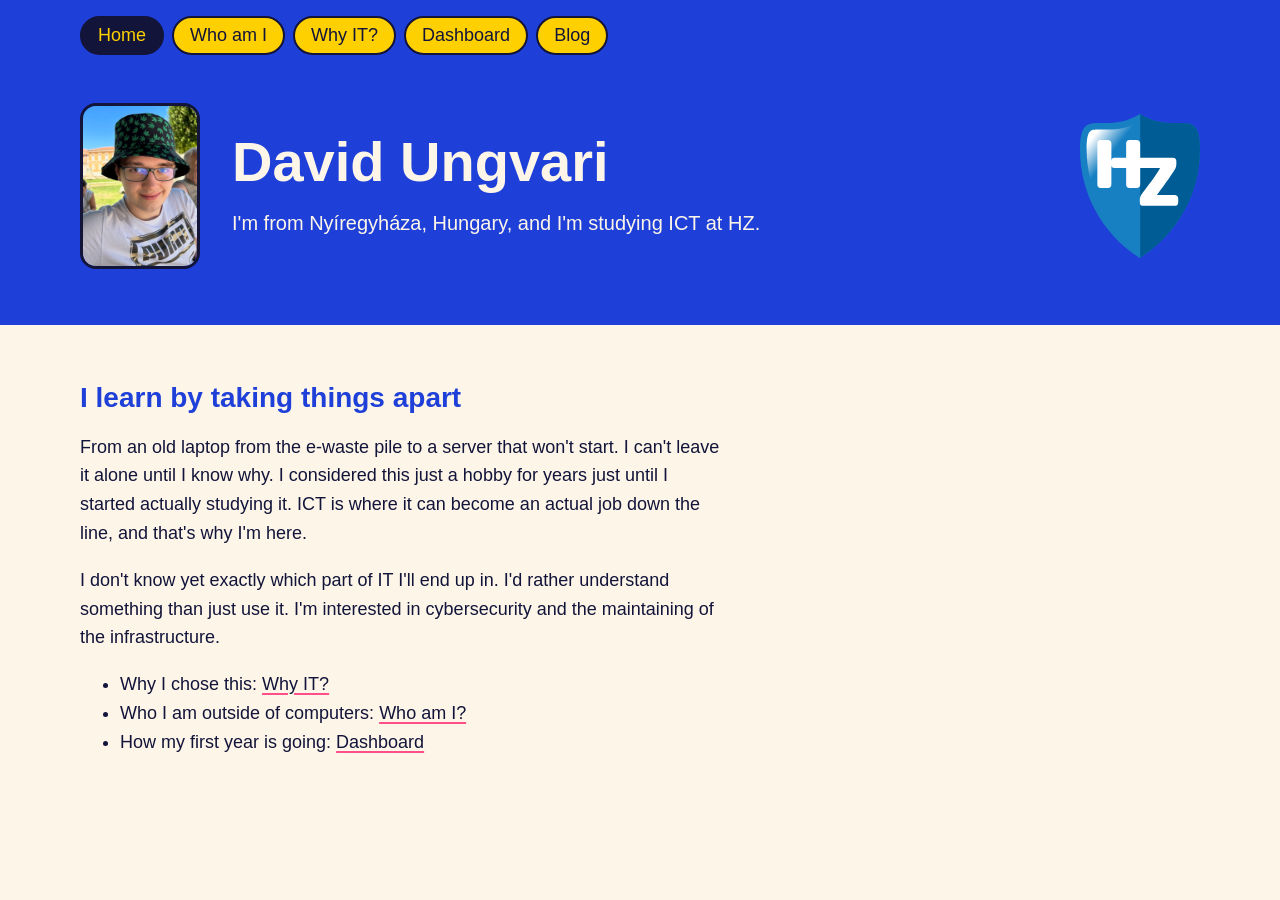
<file: index.html>
<!doctype html>
<html lang="en">
    <head>
        <meta charset="UTF-8" />
        <meta name="viewport" content="width=device-width, initial-scale=1.0" />
        <meta name="description" content="Portfolio" />
        <title>David Ungvari</title>
        <link rel="stylesheet" href="css/style.css" />
        <script src="js/layout.js" defer></script>
    </head>
    <body>
        <header class="site-header"></header>

        <main>
            <section class="page-title">
                <img
                    class="avatar"
                    src="img/mephoto.jpg"
                    alt="Photo of me."
                    width="548"
                    height="768"
                />
                <div>
                    <h1>David Ungvari</h1>
                    <p>
                        I'm from Nyíregyháza, Hungary, and I'm studying ICT at
                        HZ.
                    </p>
                </div>
                <img
                    class="hz-logo"
                    src="img/hz-logo.svg"
                    alt="HZ University of Applied Sciences logo"
                    width="120"
                    height="144"
                />
            </section>

            <div class="content">
                <h2>I learn by taking things apart</h2>
                <p>
                    From an old laptop from the e-waste pile to a server that
                    won't start. I can't leave it alone until I know why. I
                    considered this just a hobby for years just until I started
                    actually studying it. ICT is where it can become an actual
                    job down the line, and that's why I'm here.
                </p>
                <p>
                    I don't know yet exactly which part of IT I'll end up in.
                    I'd rather understand something than just use it. I'm
                    interested in cybersecurity and the maintaining of the
                    infrastructure.
                </p>
                <ul>
                    <li>Why I chose this: <a href="why-it.html">Why IT?</a></li>
                    <li>
                        Who I am outside of computers:
                        <a href="about.html">Who am I?</a>
                    </li>
                    <li>
                        How my first year is going:
                        <a href="dashboard.html">Dashboard</a>
                    </li>
                </ul>
            </div>
        </main>
    </body>
</html>
</file>
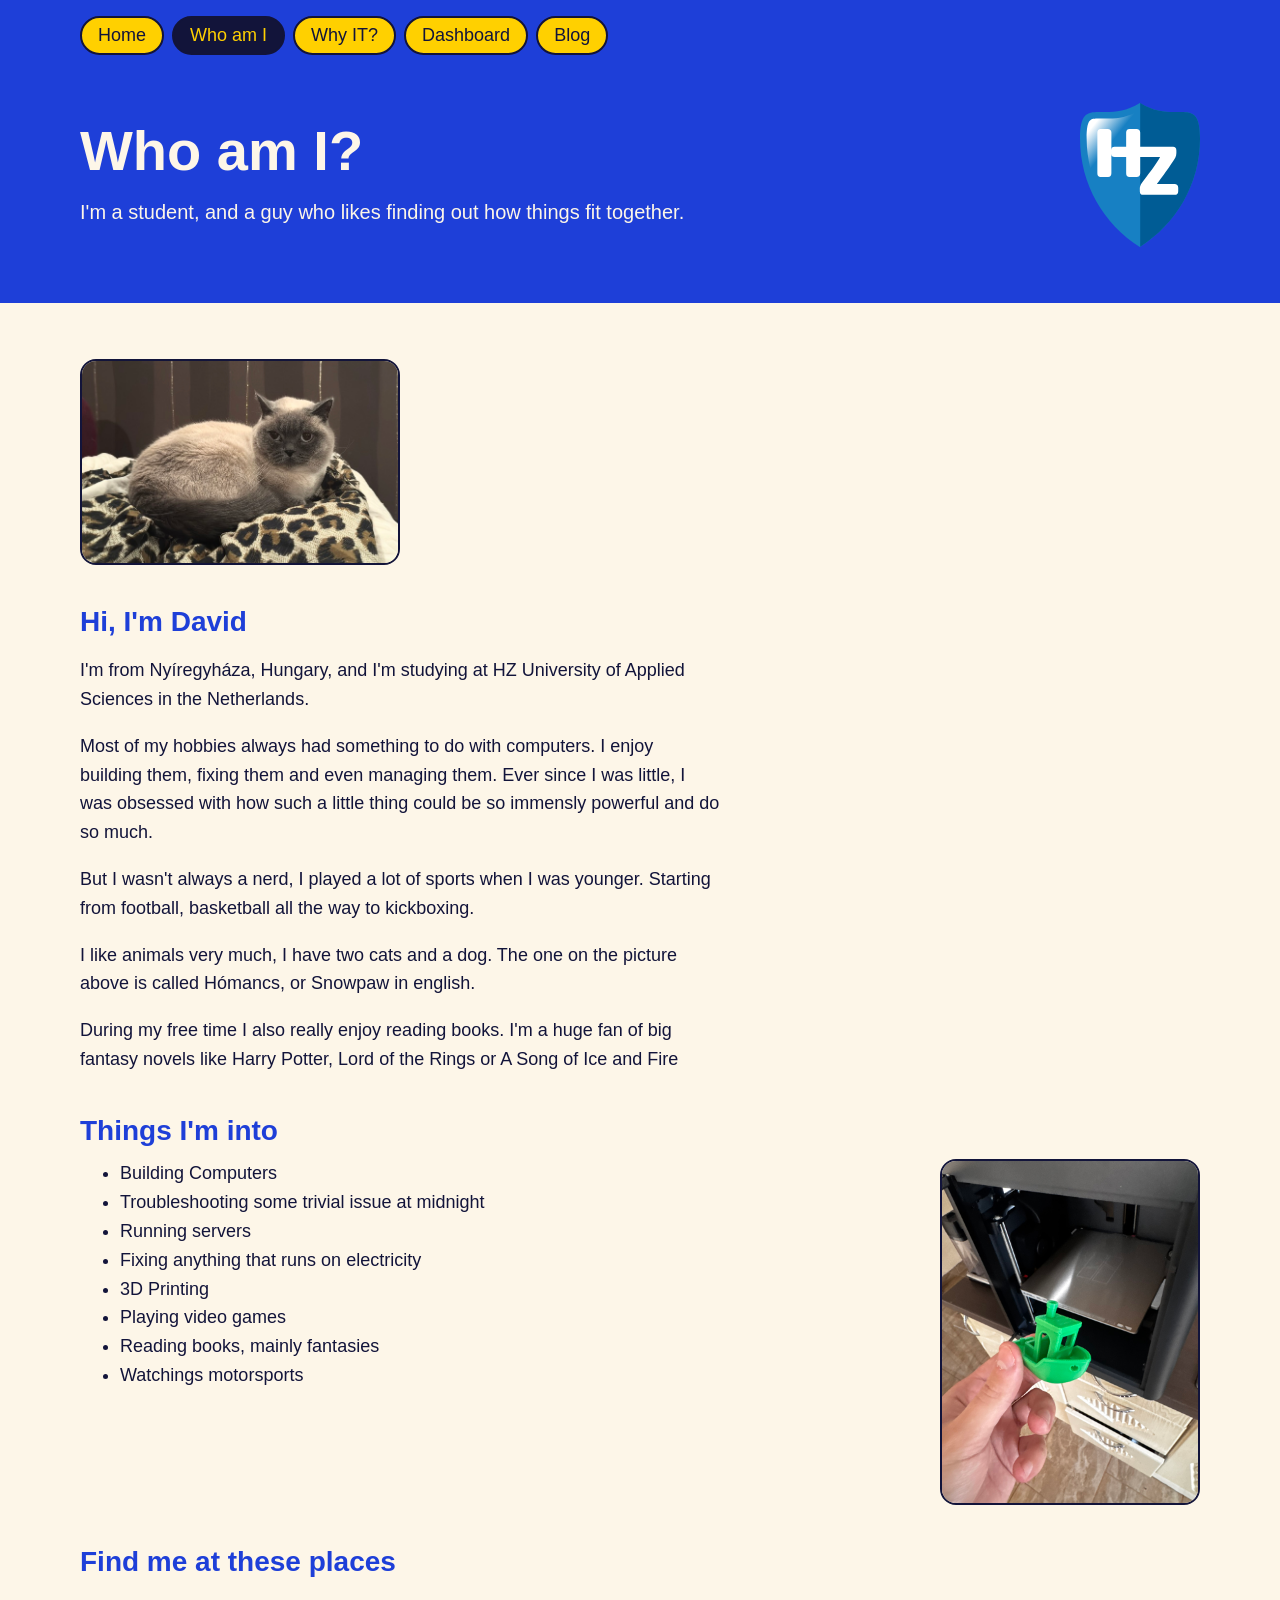
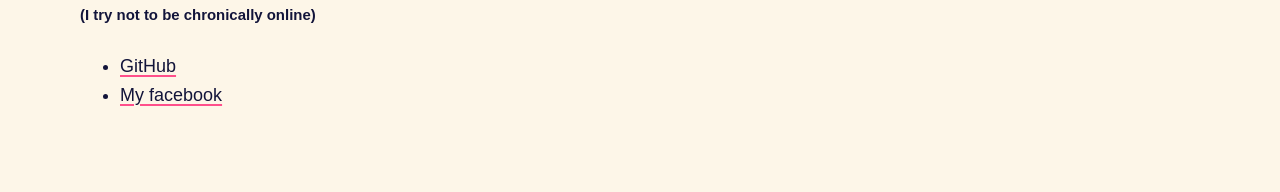
<file: about.html>
<!doctype html>
<html lang="en">
    <head>
        <meta charset="UTF-8" />
        <meta name="viewport" content="width=device-width, initial-scale=1.0" />
        <meta name="description" content="Who am I" />
        <title>Who am I</title>
        <link rel="stylesheet" href="css/style.css" />
        <script src="js/layout.js" defer></script>
    </head>
    <body>
        <header class="site-header"></header>

        <main>
            <section class="page-title">
                <div>
                    <h1>Who am I?</h1>
                    <p>
                        I'm a student, and a guy who likes finding out how
                        things fit together.
                    </p>
                </div>
                <img
                    class="hz-logo"
                    src="img/hz-logo.svg"
                    alt="HZ University of Applied Sciences logo"
                    width="120"
                    height="144"
                />
            </section>

            <div class="content">
                <img
                    class="photo"
                    src="img/cat.jpg"
                    alt="cat"
                    width="480"
                    height="360"
                />

                <h2>Hi, I'm David</h2>
                <p>
                    I'm from Nyíregyháza, Hungary, and I'm studying at HZ
                    University of Applied Sciences in the Netherlands.
                </p>
                <p>
                    Most of my hobbies always had something to do with
                    computers. I enjoy building them, fixing them and even
                    managing them. Ever since I was little, I was obsessed with
                    how such a little thing could be so immensly powerful and do
                    so much.
                </p>
                <p>
                    But I wasn't always a nerd, I played a lot of sports when I
                    was younger. Starting from football, basketball all the way
                    to kickboxing.
                </p>
                <p>
                    I like animals very much, I have two cats and a dog. The one
                    on the picture above is called Hómancs, or Snowpaw in
                    english.
                </p>
                <p>
                    During my free time I also really enjoy reading books. I'm a
                    huge fan of big fantasy novels like Harry Potter, Lord of
                    the Rings or A Song of Ice and Fire
                </p>

                <h2>Things I'm into</h2>
                <div class="thing-stack">
                    <ul>
                        <li>Building Computers</li>
                        <li>Troubleshooting some trivial issue at midnight</li>
                        <li>Running servers</li>
                        <li>Fixing anything that runs on electricity</li>
                        <li>3D Printing</li>
                        <li>Playing video games</li>
                        <li>Reading books, mainly fantasies</li>
                        <li>Watchings motorsports</li>
                    </ul>
                    <img class="photo" src="img/3d.jpeg" alt="3dprint" />
                </div>

                <h2>Find me at these places</h2>
                <h5>(I try not to be chronically online)</h5>
                <ul>
                    <li>
                        <a
                            href="https://github.com/davidupotato"
                            target="_blank"
                            rel="noopener"
                            >GitHub</a
                        >
                    </li>
                    <li>
                        <a
                            href="https://www.facebook.com/profile.php?id=100078736848895"
                            target="_blank"
                            rel="noopener"
                            >My facebook</a
                        >
                    </li>
                </ul>
            </div>
        </main>
    </body>
</html>
</file>
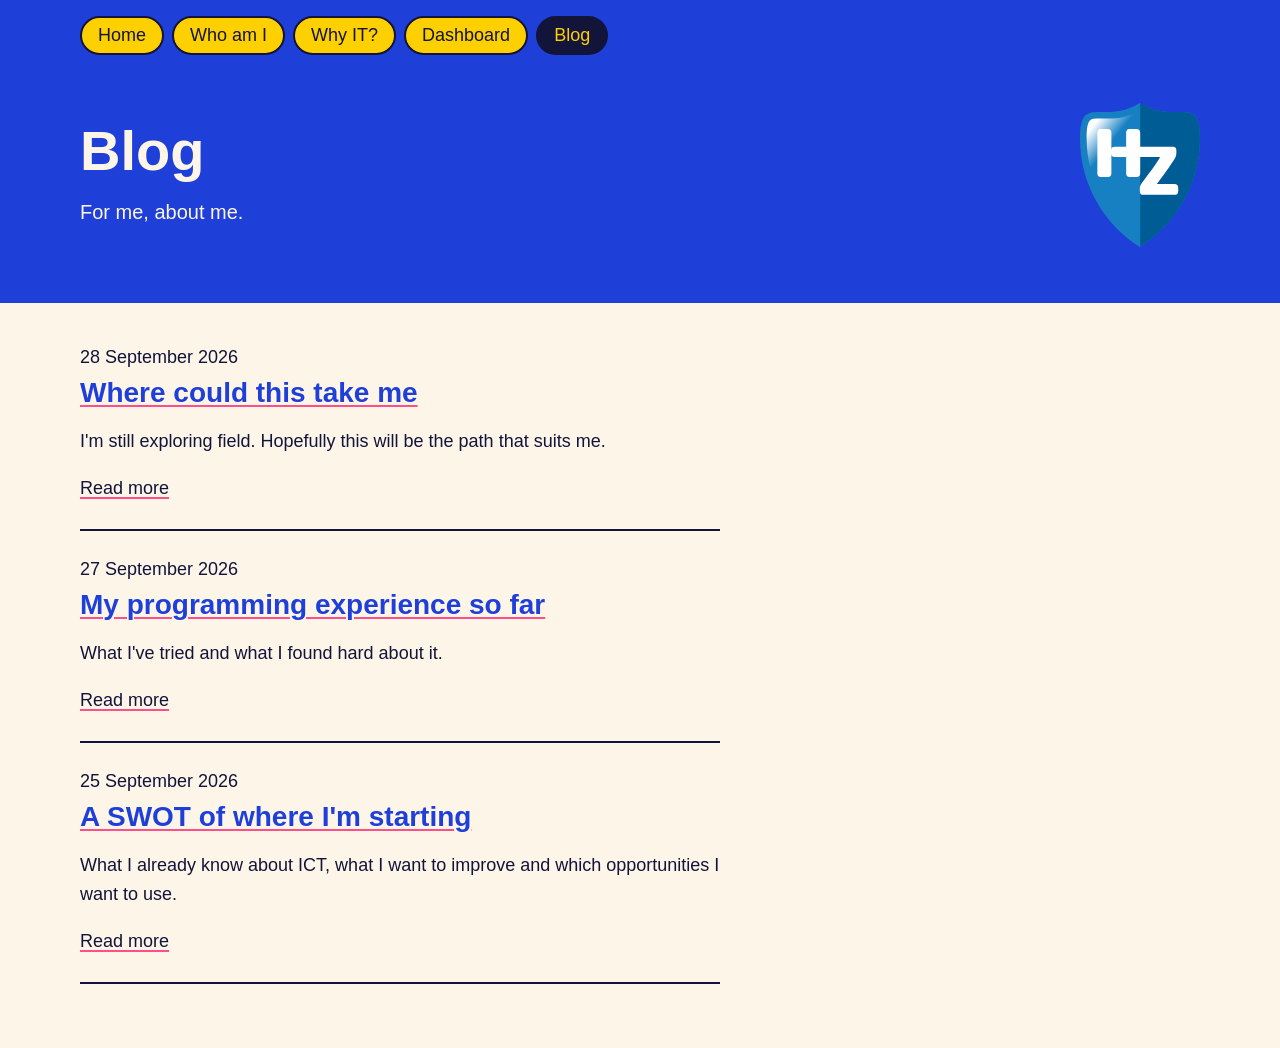
<file: blog.html>
<!doctype html>
<html lang="en">
    <head>
        <meta charset="UTF-8" />
        <meta name="viewport" content="width=device-width, initial-scale=1.0" />
        <meta name="description" content="Blog" />
        <title>Blog</title>
        <link rel="stylesheet" href="css/style.css" />
        <script src="js/layout.js" defer></script>
    </head>
    <body>
        <header class="site-header"></header>

        <main>
            <section class="page-title">
                <div>
                    <h1>Blog</h1>
                    <p>For me, about me.</p>
                </div>
                <img
                    class="hz-logo"
                    src="img/hz-logo.svg"
                    alt="HZ University of Applied Sciences logo"
                    width="120"
                    height="144"
                />
            </section>

            <div class="content">
                <article class="post">
                    <time datetime="2026-09-28">28 September 2026</time>
                    <h2>
                        <a href="blog/direction.html"
                            >Where could this take me</a
                        >
                    </h2>
                    <p>
                        I'm still exploring field. Hopefully this will be the
                        path that suits me.
                    </p>
                    <p><a href="blog/direction.html">Read more</a></p>
                </article>

                <article class="post">
                    <time datetime="2026-09-27">27 September 2026</time>
                    <h2>
                        <a href="blog/programming.html"
                            >My programming experience so far</a
                        >
                    </h2>
                    <p>What I've tried and what I found hard about it.</p>
                    <p><a href="blog/programming.html">Read more</a></p>
                </article>

                <article class="post">
                    <time datetime="2026-09-25">25 September 2026</time>
                    <h2>
                        <a href="blog/goals.html"
                            >A SWOT of where I'm starting</a
                        >
                    </h2>
                    <p>
                        What I already know about ICT, what I want to improve
                        and which opportunities I want to use.
                    </p>
                    <p><a href="blog/goals.html">Read more</a></p>
                </article>
            </div>
        </main>
    </body>
</html>
</file>
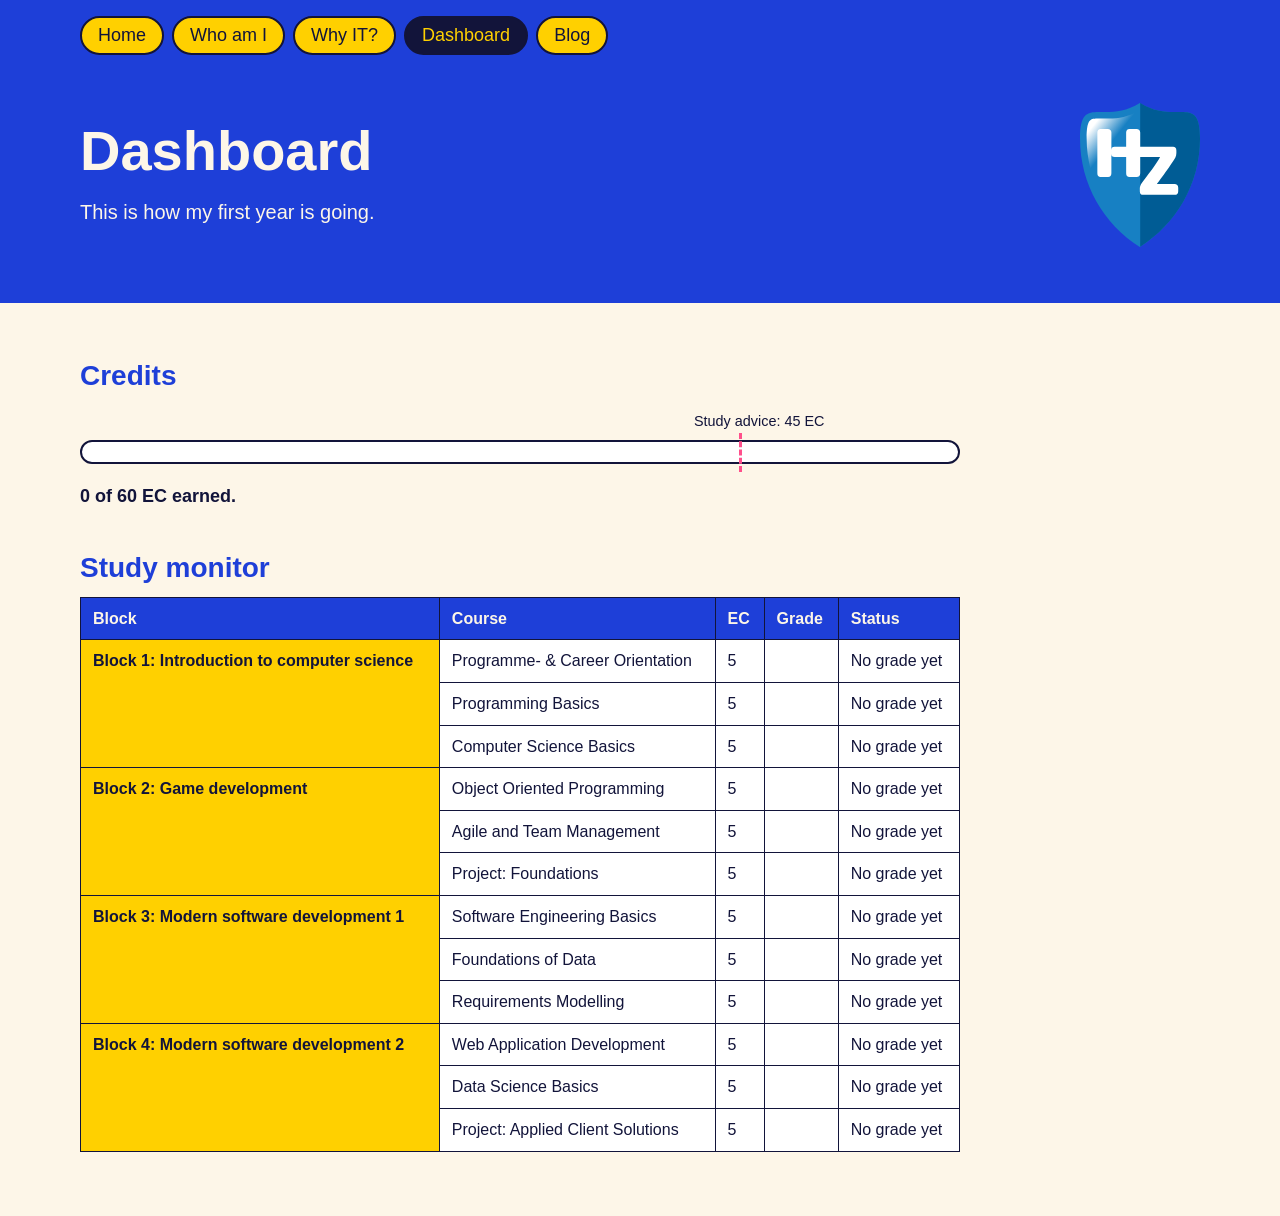
<file: dashboard.html>
<!doctype html>
<html lang="en">
    <head>
        <meta charset="UTF-8" />
        <meta name="viewport" content="width=device-width, initial-scale=1.0" />
        <meta name="description" content="Study dashboard" />
        <title>Dashboard</title>
        <link rel="stylesheet" href="css/style.css" />
        <script src="js/layout.js" defer></script>
    </head>
    <body>
        <header class="site-header"></header>

        <main>
            <section class="page-title">
                <div>
                    <h1>Dashboard</h1>
                    <p>This is how my first year is going.</p>
                </div>
                <img
                    class="hz-logo"
                    src="img/hz-logo.svg"
                    alt="HZ University of Applied Sciences logo"
                    width="120"
                    height="144"
                />
            </section>

            <div class="content">
                <h2>Credits</h2>
                <div class="meter">
                    <div class="meter-fill" style="width: 0%"></div>
                    <div class="meter-boundary">
                        <span>Study advice: 45 EC</span>
                    </div>
                </div>
                <p><strong>0 of 60 EC earned.</strong></p>

                <h2>Study monitor</h2>
                <div class="table-scroll">
                    <table>
                        <thead>
                            <tr>
                                <th>Block</th>
                                <th>Course</th>
                                <th>EC</th>
                                <th>Grade</th>
                                <th>Status</th>
                            </tr>
                        </thead>
                        <tbody>
                            <tr>
                                <th rowspan="3" class="quarter">
                                    Block 1: Introduction to computer science
                                </th>
                                <td>Programme- &amp; Career Orientation</td>
                                <td>5</td>
                                <td></td>
                                <td>No grade yet</td>
                            </tr>
                            <tr>
                                <td>Programming Basics</td>
                                <td>5</td>
                                <td></td>
                                <td>No grade yet</td>
                            </tr>
                            <tr>
                                <td>Computer Science Basics</td>
                                <td>5</td>
                                <td></td>
                                <td>No grade yet</td>
                            </tr>
                            <tr>
                                <th rowspan="3" class="quarter">
                                    Block 2: Game development
                                </th>
                                <td>Object Oriented Programming</td>
                                <td>5</td>
                                <td></td>
                                <td>No grade yet</td>
                            </tr>
                            <tr>
                                <td>Agile and Team Management</td>
                                <td>5</td>
                                <td></td>
                                <td>No grade yet</td>
                            </tr>
                            <tr>
                                <td>Project: Foundations</td>
                                <td>5</td>
                                <td></td>
                                <td>No grade yet</td>
                            </tr>
                            <tr>
                                <th rowspan="3" class="quarter">
                                    Block 3: Modern software development 1
                                </th>
                                <td>Software Engineering Basics</td>
                                <td>5</td>
                                <td></td>
                                <td>No grade yet</td>
                            </tr>
                            <tr>
                                <td>Foundations of Data</td>
                                <td>5</td>
                                <td></td>
                                <td>No grade yet</td>
                            </tr>
                            <tr>
                                <td>Requirements Modelling</td>
                                <td>5</td>
                                <td></td>
                                <td>No grade yet</td>
                            </tr>
                            <tr>
                                <th rowspan="3" class="quarter">
                                    Block 4: Modern software development 2
                                </th>
                                <td>Web Application Development</td>
                                <td>5</td>
                                <td></td>
                                <td>No grade yet</td>
                            </tr>
                            <tr>
                                <td>Data Science Basics</td>
                                <td>5</td>
                                <td></td>
                                <td>No grade yet</td>
                            </tr>
                            <tr>
                                <td>Project: Applied Client Solutions</td>
                                <td>5</td>
                                <td></td>
                                <td>No grade yet</td>
                            </tr>
                        </tbody>
                    </table>
                </div>
            </div>
        </main>
    </body>
</html>
</file>
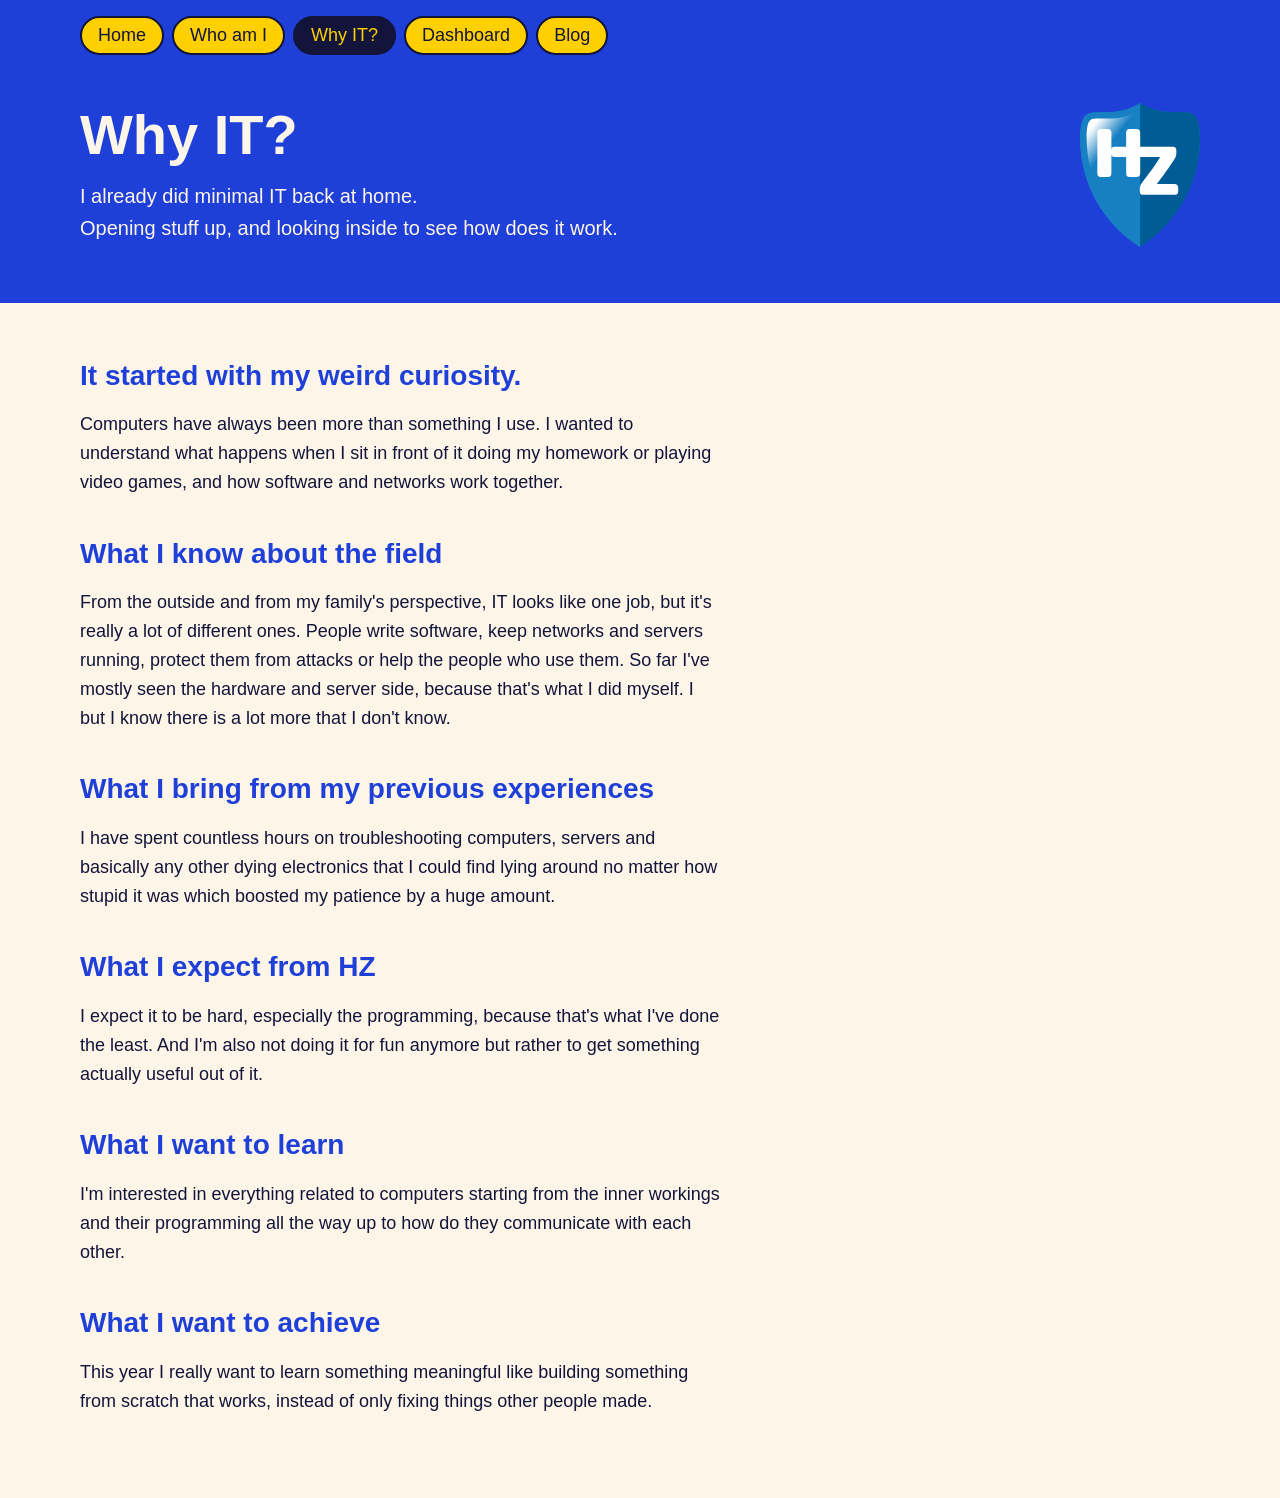
<file: why-it.html>
<!doctype html>
<html lang="en">
    <head>
        <meta charset="UTF-8" />
        <meta name="viewport" content="width=device-width, initial-scale=1.0" />
        <meta name="description" content="Why I chose ICT" />
        <title>Why IT?</title>
        <link rel="stylesheet" href="css/style.css" />
        <script src="js/layout.js" defer></script>
    </head>
    <body>
        <header class="site-header"></header>

        <main>
            <section class="page-title">
                <div>
                    <h1>Why IT?</h1>
                    <p>
                        I already did minimal IT back at home.<br />
                        Opening stuff up, and looking inside to see how does it
                        work.
                    </p>
                </div>
                <img
                    class="hz-logo"
                    src="img/hz-logo.svg"
                    alt="HZ University of Applied Sciences logo"
                    width="120"
                    height="144"
                />
            </section>

            <div class="content">
                <h2>It started with my weird curiosity.</h2>
                <p>
                    Computers have always been more than something I use. I
                    wanted to understand what happens when I sit in front of it
                    doing my homework or playing video games, and how software
                    and networks work together.
                </p>

                <h2>What I know about the field</h2>
                <p>
                    From the outside and from my family's perspective, IT looks
                    like one job, but it's really a lot of different ones.
                    People write software, keep networks and servers running,
                    protect them from attacks or help the people who use them.
                    So far I've mostly seen the hardware and server side,
                    because that's what I did myself. I but I know there is a
                    lot more that I don't know.
                </p>

                <h2>What I bring from my previous experiences</h2>
                <p>
                    I have spent countless hours on troubleshooting computers,
                    servers and basically any other dying electronics that I
                    could find lying around no matter how stupid it was which
                    boosted my patience by a huge amount.
                </p>

                <h2>What I expect from HZ</h2>
                <p>
                    I expect it to be hard, especially the programming, because
                    that's what I've done the least. And I'm also not doing it
                    for fun anymore but rather to get something actually useful
                    out of it.
                </p>

                <h2>What I want to learn</h2>
                <p>
                    I'm interested in everything related to computers starting
                    from the inner workings and their programming all the way up
                    to how do they communicate with each other.
                </p>

                <h2>What I want to achieve</h2>
                <p>
                    This year I really want to learn something meaningful like
                    building something from scratch that works, instead of only
                    fixing things other people made.
                </p>
            </div>
        </main>
    </body>
</html>
</file>
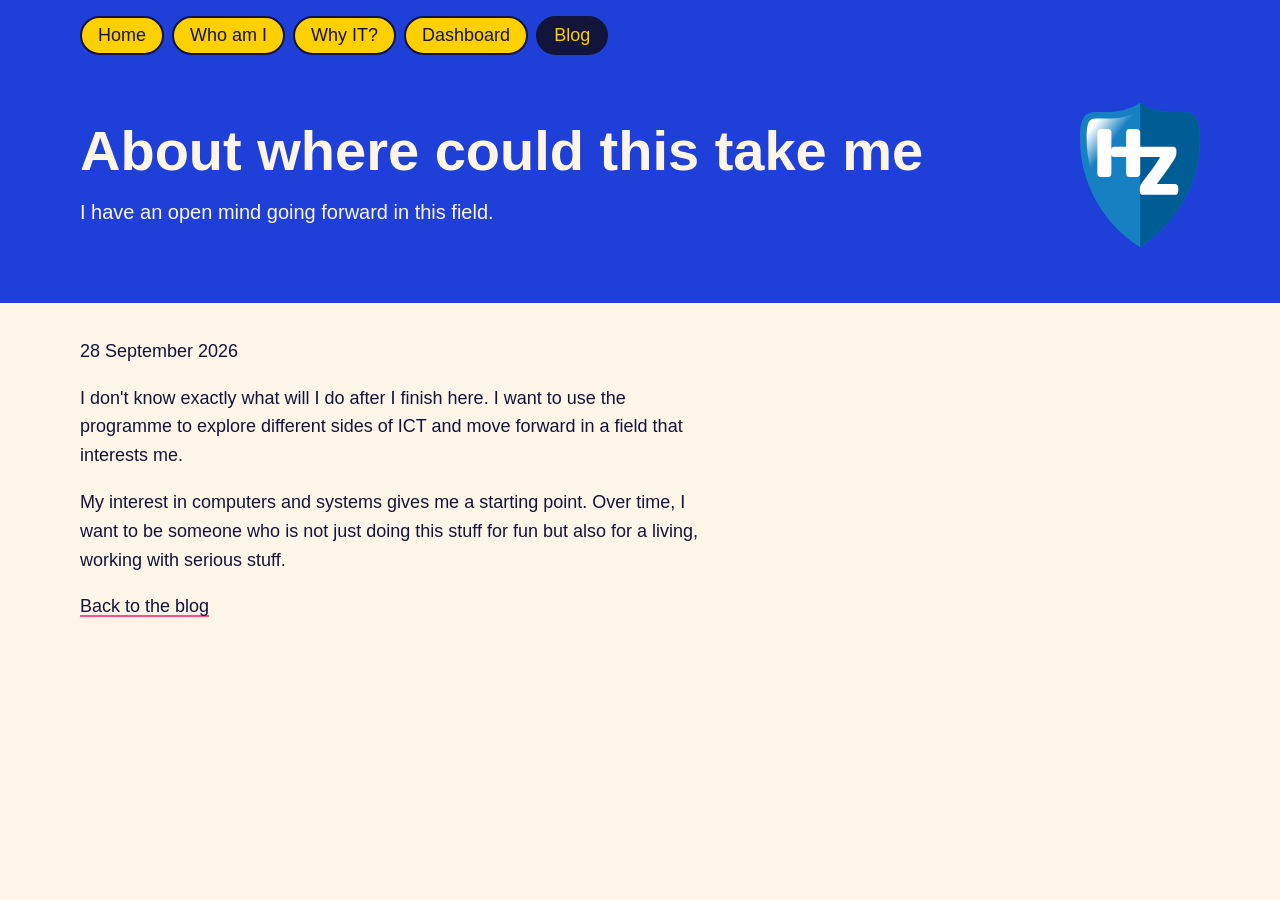
<file: blog/direction.html>
<!doctype html>
<html lang="en">
    <head>
        <meta charset="UTF-8" />
        <meta name="viewport" content="width=device-width, initial-scale=1.0" />
        <meta name="description" />
        <title>Where could this take me?</title>
        <link rel="stylesheet" href="../css/style.css" />
        <script src="../js/layout.js" defer></script>
    </head>
    <body>
        <header class="site-header"></header>

        <main>
            <section class="page-title">
                <div>
                    <h1>About where could this take me</h1>
                    <p>I have an open mind going forward in this field.</p>
                </div>
                <img
                    class="hz-logo"
                    src="../img/hz-logo.svg"
                    alt="HZ University of Applied Sciences logo"
                    width="120"
                    height="144"
                />
            </section>

            <article class="content">
                <p><time datetime="2026-09-28">28 September 2026</time></p>
                <p>
                    I don't know exactly what will I do after I finish here. I
                    want to use the programme to explore different sides of ICT
                    and move forward in a field that interests me.
                </p>
                <p>
                    My interest in computers and systems gives me a starting
                    point. Over time, I want to be someone who is not just doing
                    this stuff for fun but also for a living, working with
                    serious stuff.
                </p>

                <p><a href="../blog.html">Back to the blog</a></p>
            </article>
        </main>
    </body>
</html>
</file>
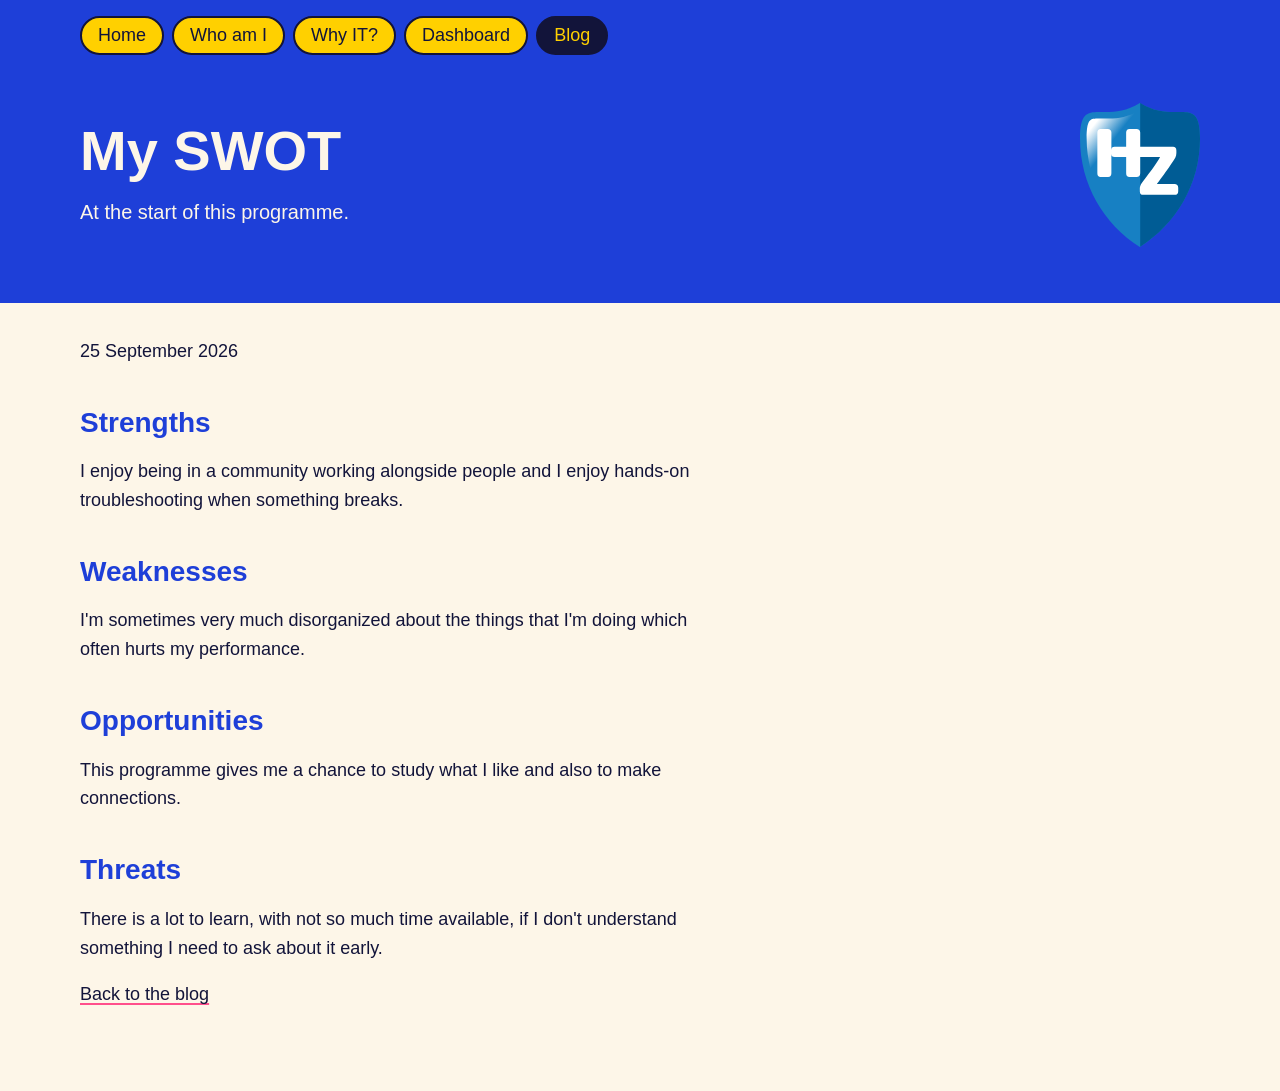
<file: blog/goals.html>
<!doctype html>
<html lang="en">
    <head>
        <meta charset="UTF-8" />
        <meta name="viewport" content="width=device-width, initial-scale=1.0" />
        <meta name="description" content="A SWOT" />
        <title>A SWOT of where I'm starting</title>
        <link rel="stylesheet" href="../css/style.css" />
        <script src="../js/layout.js" defer></script>
    </head>
    <body>
        <header class="site-header"></header>

        <main>
            <section class="page-title">
                <div>
                    <h1>My SWOT</h1>
                    <p>At the start of this programme.</p>
                </div>
                <img
                    class="hz-logo"
                    src="../img/hz-logo.svg"
                    alt="HZ University of Applied Sciences logo"
                    width="120"
                    height="144"
                />
            </section>

            <article class="content">
                <p><time datetime="2026-09-25">25 September 2026</time></p>

                <h2>Strengths</h2>
                <p>
                    I enjoy being in a community working alongside people and I
                    enjoy hands-on troubleshooting when something breaks.
                </p>

                <h2>Weaknesses</h2>
                <p>
                    I'm sometimes very much disorganized about the things that
                    I'm doing which often hurts my performance.
                </p>

                <h2>Opportunities</h2>
                <p>
                    This programme gives me a chance to study what I like and
                    also to make connections.
                </p>

                <h2>Threats</h2>
                <p>
                    There is a lot to learn, with not so much time available, if
                    I don't understand something I need to ask about it early.
                </p>

                <p><a href="../blog.html">Back to the blog</a></p>
            </article>
        </main>
    </body>
</html>
</file>
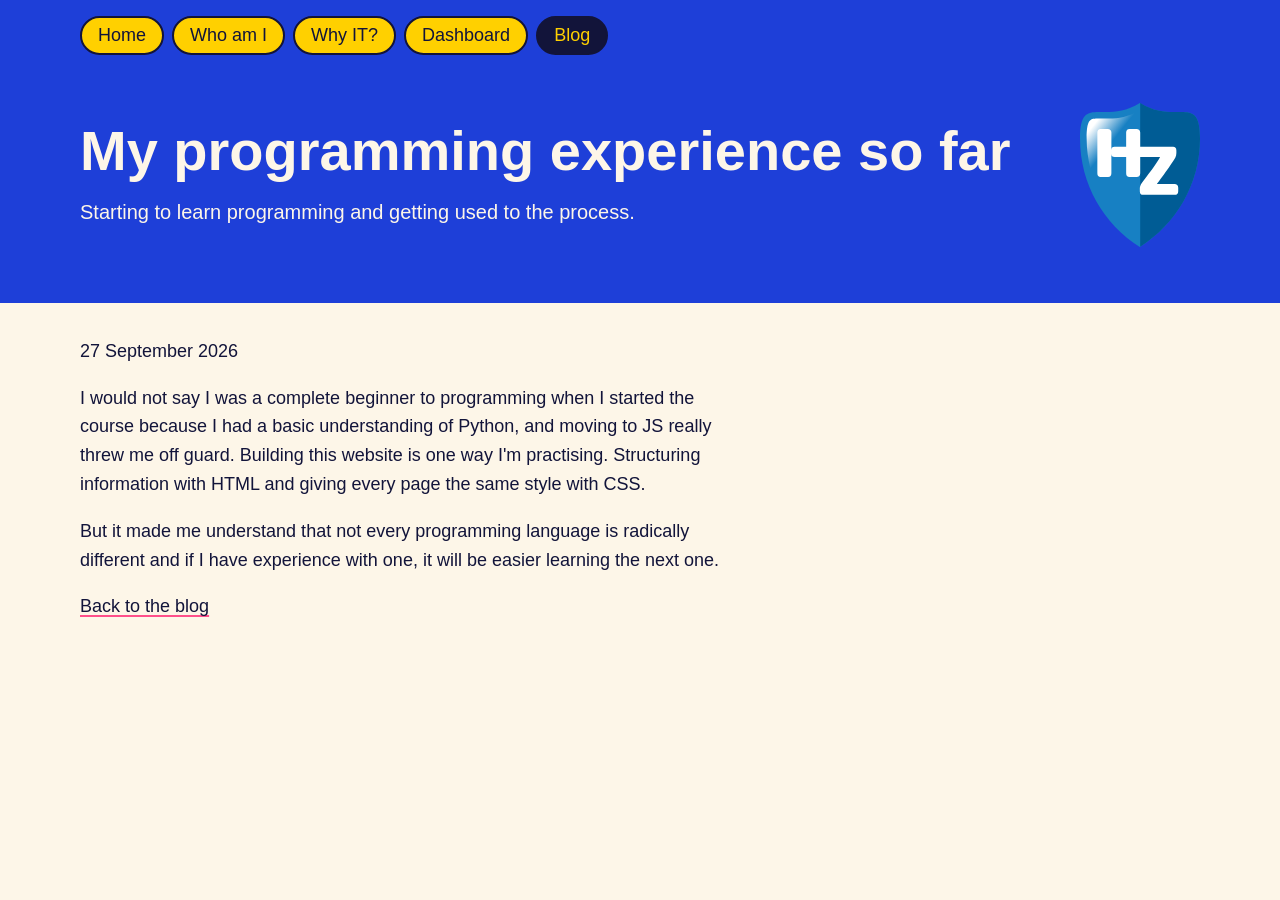
<file: blog/programming.html>
<!doctype html>
<html lang="en">
    <head>
        <meta charset="UTF-8" />
        <meta name="viewport" content="width=device-width, initial-scale=1.0" />
        <meta
            name="description"
            content="My programming experience so far: starting with HTML and CSS and learning step by step."
        />
        <title>My programming experience so far | David Ungvari</title>
        <link rel="stylesheet" href="../css/style.css" />
        <script src="../js/layout.js" defer></script>
    </head>
    <body>
        <header class="site-header"></header>

        <main>
            <section class="page-title">
                <div>
                    <h1>My programming experience so far</h1>
                    <p>
                        Starting to learn programming and getting used to the
                        process.
                    </p>
                </div>
                <img
                    class="hz-logo"
                    src="../img/hz-logo.svg"
                    alt="HZ University of Applied Sciences logo"
                    width="120"
                    height="144"
                />
            </section>

            <article class="content">
                <p><time datetime="2026-09-27">27 September 2026</time></p>
                <p>
                    I would not say I was a complete beginner to programming
                    when I started the course because I had a basic
                    understanding of Python, and moving to JS really threw me
                    off guard. Building this website is one way I'm practising.
                    Structuring information with HTML and giving every page the
                    same style with CSS.
                </p>
                <p>
                    But it made me understand that not every programming
                    language is radically different and if I have experience
                    with one, it will be easier learning the next one.
                </p>

                <p><a href="../blog.html">Back to the blog</a></p>
            </article>
        </main>
    </body>
</html>
</file>
<file: css/style.css>
:root {
    --blue: #1e3fd8;
    --yellow: #ffd000;
    --pink: #ff4f8b;
    --green: #3ccf7f;
    --navy: #12143a;
    --cream: #fdf6e8;
    --white: #fff;
}

* {
    box-sizing: border-box;
}

body {
    margin: 0;
    background: var(--cream);
    color: var(--navy);
    font-family: "Trebuchet MS", sans-serif;
    font-size: 1.125rem;
    line-height: 1.6;
}

img {
    max-width: 100%;
    height: auto;
}

a {
    color: inherit;
    text-decoration-color: var(--pink);
    text-decoration-thickness: 2px;
    text-underline-offset: 3px;
}

h2 {
    margin: 2.5rem 0 0.75rem;
    color: var(--blue);
    font-size: 1.75rem;
    line-height: 1.2;
}

.site-header {
    padding: 1rem 5rem;
    background: var(--blue);
}

.site-nav ul {
    display: flex;
    flex-wrap: wrap;
    gap: 0.5rem;
    margin: 0;
    padding: 0;
    list-style: none;
}

.site-nav a {
    display: block;
    padding: 0.2rem 1rem;
    background: var(--yellow);
    border: 2px solid var(--navy);
    border-radius: 999px;
    text-decoration: none;
}

.site-nav a:hover {
    background: var(--cream);
}

.site-nav a.current {
    background: var(--navy);
    color: var(--yellow);
}

.page-title {
    display: flex;
    align-items: center;
    justify-content: space-between;
    gap: 2rem;
    padding: 2rem 5rem 3.5rem;
    background: var(--blue);
    color: var(--cream);
}

.page-title h1 {
    margin: 0;
    font-size: 3.5rem;
    line-height: 1.05;
}

.page-title p {
    max-width: 38rem;
    margin: 1rem 0 0;
    font-size: 1.25rem;
}

.page-title div {
    flex: 1;
}

.avatar {
    width: 120px;
    flex-shrink: 0;
    border: 3px solid var(--navy);
    border-radius: 1rem;
}

.content {
    padding: 1rem 5rem 4rem;
}

.content p,
.content ul,
.post {
    max-width: 40rem;
}

.meter,
.table-scroll {
    max-width: 55rem;
}

.photo {
    display: block;
    width: 100%;
    max-width: 320px;
    margin-top: 2.5rem;
    border: 2px solid var(--navy);
    border-radius: 1rem;
}

.thing-stack {
    display: flex;
    flex-wrap: wrap;
    justify-content: space-between;
    align-items: flex-start;
    gap: 2rem;
}

.thing-stack ul {
    flex: 1;
    margin-top: 0;
}

.thing-stack .photo {
    max-width: 260px;
    margin-top: 0;
}

.post {
    padding: 1.5rem 0 0.5rem;
    border-bottom: 2px solid var(--navy);
}

.post h2 {
    margin: 0.25rem 0 0.5rem;
}

.meter {
    position: relative;
    height: 1.5rem;
    margin: 3rem 0 1rem;
    background: var(--white);
    border: 2px solid var(--navy);
    border-radius: 999px;
}

.meter-fill {
    height: 100%;
    background: var(--blue);
    border-radius: 999px;
}

.meter-boundary {
    position: absolute;
    top: -0.6rem;
    bottom: -0.6rem;
    left: 75%;
    border-left: 3px dashed var(--pink);
}

.meter-boundary span {
    position: absolute;
    bottom: 100%;
    left: -3rem;
    font-size: 0.9rem;
    white-space: nowrap;
}

.table-scroll {
    overflow-x: auto;
}

table {
    width: 100%;
    border-collapse: collapse;
    background: var(--white);
    font-size: 1rem;
}

th,
td {
    padding: 0.5rem 0.75rem;
    border: 1px solid var(--navy);
    text-align: left;
    vertical-align: top;
}

thead th {
    background: var(--blue);
    color: var(--cream);
}

.quarter {
    background: var(--yellow);
}

.passed {
    background: var(--green);
}

.failed {
    background: var(--pink);
}

.hz-logo {
    width: 120px;
    flex-shrink: 0;
}

@media (width <= 700px) {
    .site-header,
    .page-title,
    .content {
        padding-left: 1.25rem;
        padding-right: 1.25rem;
    }

    .page-title {
        gap: 1rem;
    }

    .page-title h1 {
        font-size: 2rem;
    }

    .page-title p {
        font-size: 1rem;
    }

    .avatar {
        width: 64px;
    }

    .hz-logo {
        width: 48px;
    }
}
</file>
